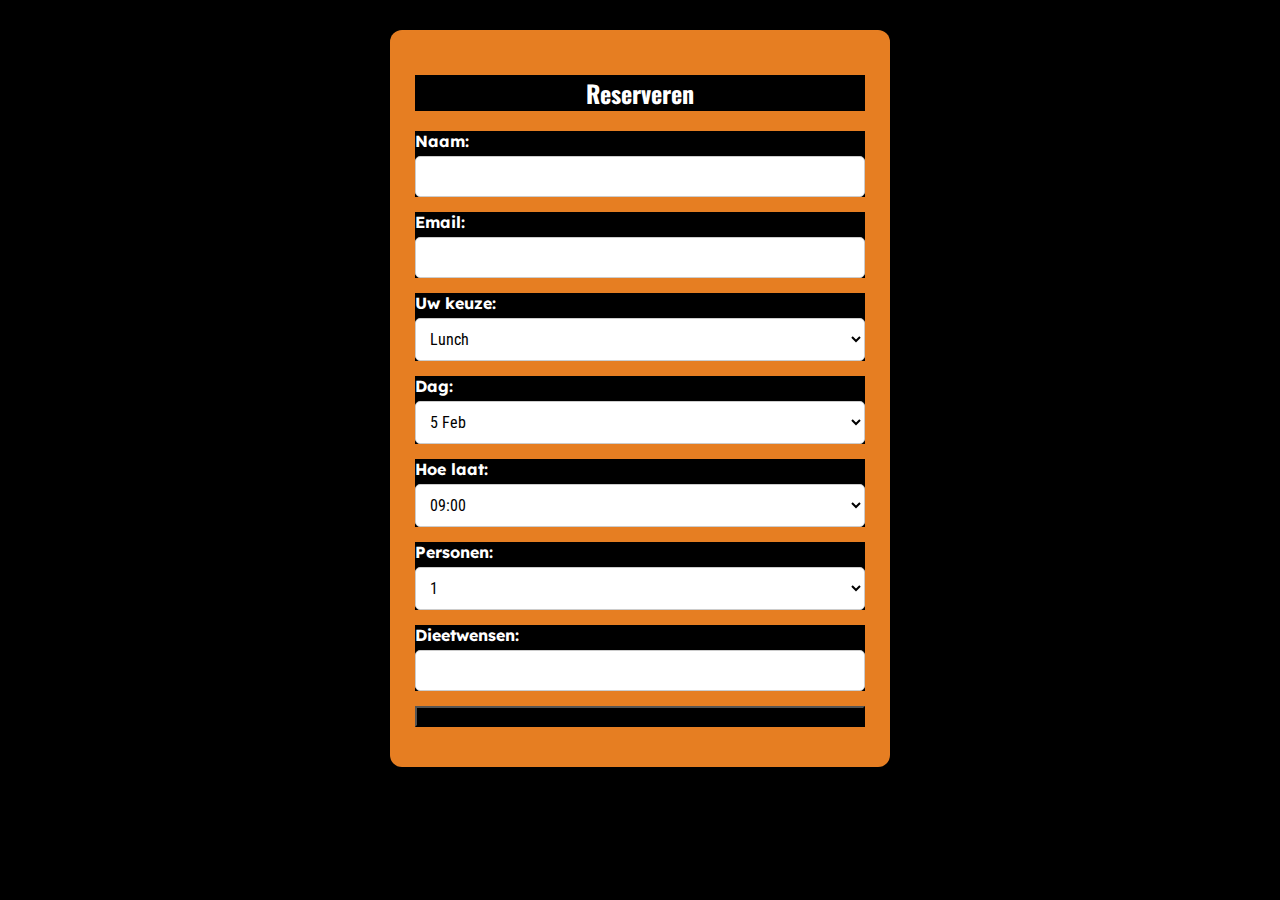
<file: reserveren.html>
<!DOCTYPE html>
<html lang="nl">
<head>
    <meta charset="UTF-8">
    <meta name="viewport" content="width=device-width, initial-scale=1.0">
    <meta http-equiv="X-UA-Compatible" content="IE=edge">
    
    <meta name="description" content="">
    <meta name="keywords" content="Umami Sushi, Umami, sushi, restaurant">
    <meta name="author" content="Angela Bansie">

    <title>Home pagina - Umami Sushi</title>
    <link rel="icon" href="plaatjes\logo_umami_wit.png" type="image/x-icon">
    <link rel="stylesheet" href="stylesheet/umamisushi.css">

    
    <link rel="preconnect" href="https://fonts.googleapis.com">
    <link rel="preconnect" href="https://fonts.gstatic.com" crossorigin>
    <link href="https://fonts.googleapis.com/css2?family=Lexend+Deca:wght@100..900&family=Oswald:wght@200..700&family=Roboto+Condensed:ital,wght@0,100..900;1,100..900&family=Roboto:ital,wght@0,100;0,300;0,400;0,500;0,700;0,900;1,100;1,300;1,400;1,500;1,700;1,900&family=Source+Code+Pro:ital,wght@0,200..900;1,200..900&family=Staatliches&display=swap" rel="stylesheet">
</head>
<body>
    <header></header>

    <main>
        <form action="reserveren_formulier.html" method="post">
            <article class="formulier">
                <h2>Reserveren</h2>

                <article>
                    <label for="naam">Naam:</label>
                    <input type="text" id="naam" name="naam" required>
                </article>

                <article>
                    <label for="email">Email:</label>
                    <input type="email" id="email" name="email" required>
                </article>

                <article>
                    <label for="keuze">Uw keuze:</label>
                    <select id="keuze" name="keuze">
                        <option>Lunch</option>
                        <option>Diner</option>
                    </select>
                </article>

                <article>
                    <label for="dag">Dag:</label>
                    <select id="dag" name="dag">
                        <option>5 Feb</option>
                        <option>6 Feb</option>
                        <option>7 Feb</option>
                        <option>8 Feb</option>
                        <option>9 Feb</option>
                    </select>
                </article>

                <article>
                    <label for="tijd">Hoe laat:</label>
                    <select id="tijd" name="tijd">
                        <option>09:00</option>
                        <option>09:45</option>
                        <option>10:45</option>
                        <option>12:00</option>
                        <option>18:30</option>
                    </select>
                </article>

                <article>
                    <label for="personen">Personen:</label>
                    <select id="personen" name="personen">
                        <option>1</option>
                        <option>2</option>
                        <option>3</option>
                        <option>4</option>
                        <option>5</option>
                        <option>meer dan 5</option>
                    </select>
                </article>

                <article>
                    <label for="dieet">Dieetwensen:</label>
                    <input type="text" id="dieet" name="dieet">
                </article>

                <article>
                    <button type="submit">Versturen</button>
                </article>
            </article>
        </form>
    </main>

    <footer></footer>
</body>
</html>
</file>
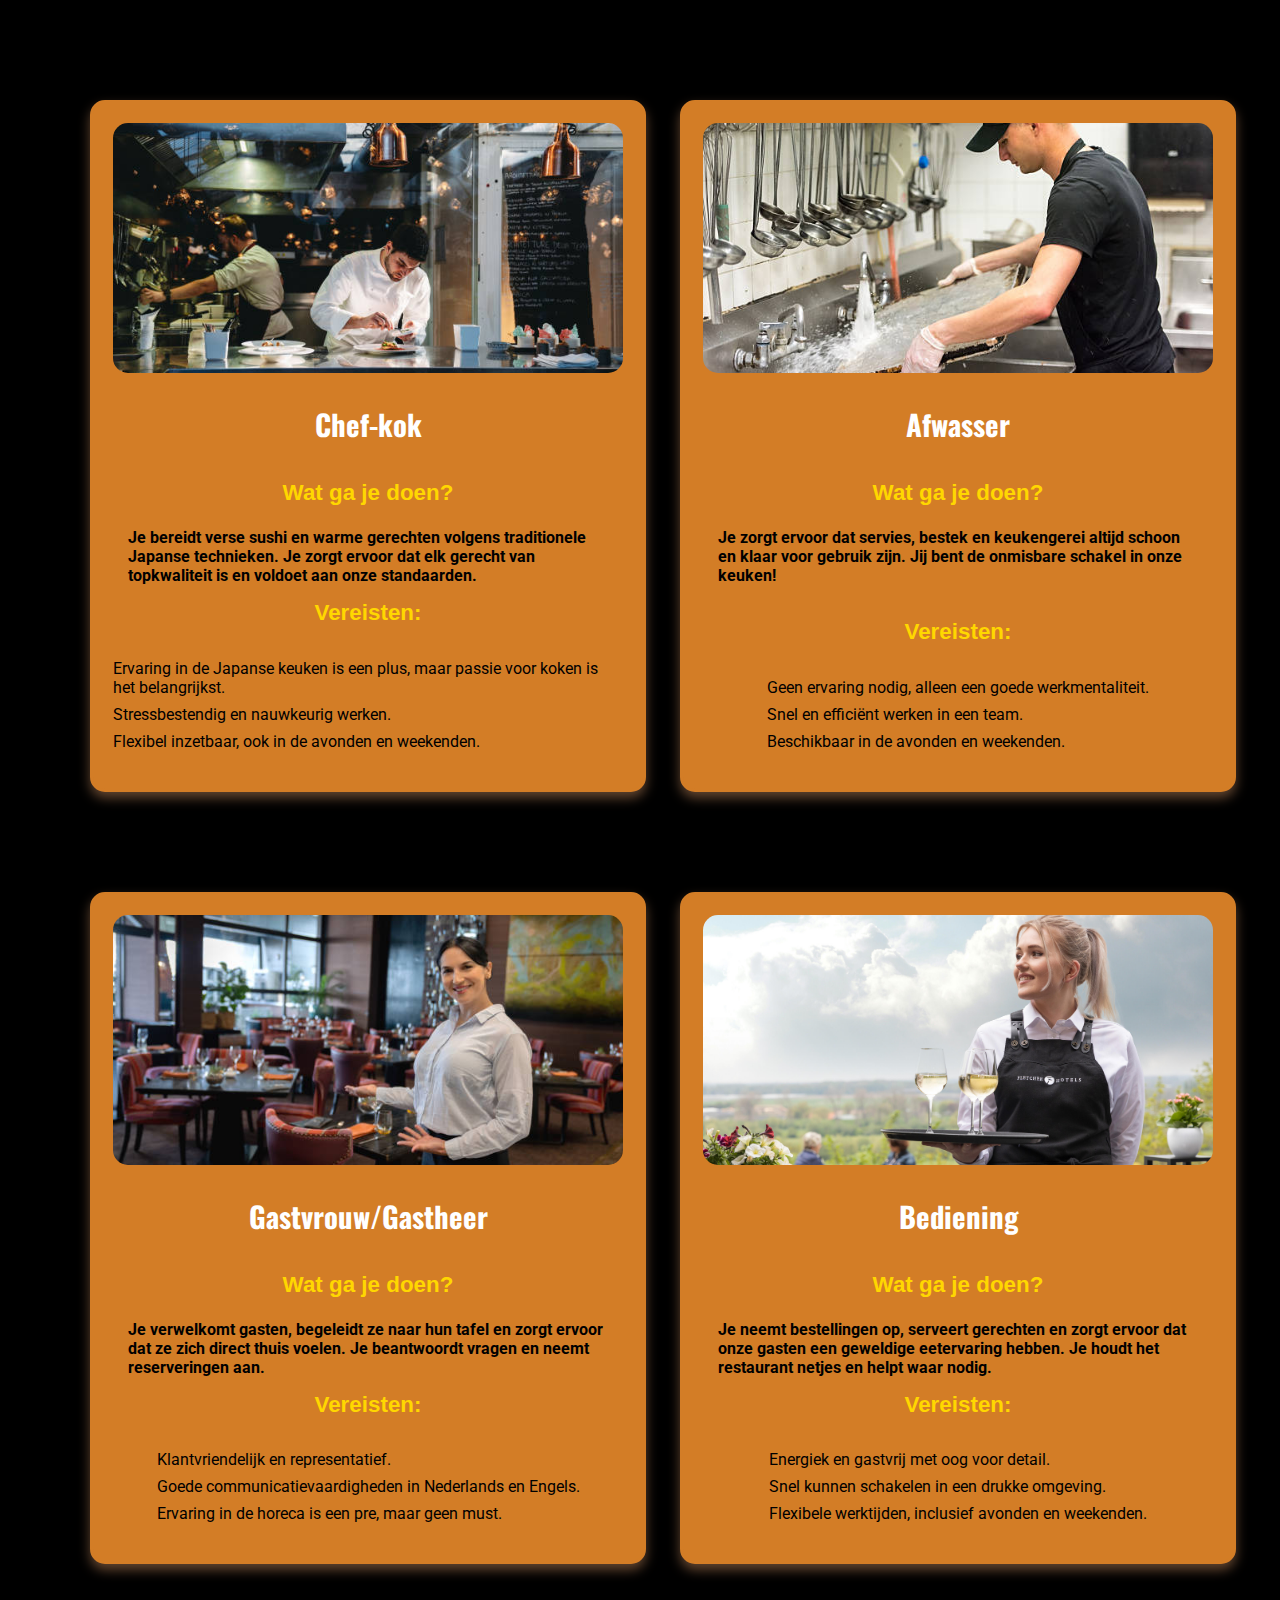
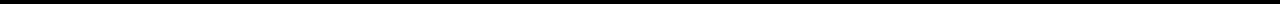
<file: vacatures.html>
<!DOCTYPE html>
<html lang="nl">
<head>
    <meta charset="UTF-8">
    <meta name="viewport" content="width=device-width, initial-scale=1.0">
    <meta http-equiv="X-UA-Compatible" content="IE=edge">
    
    <meta name="description" content="Bekijk de nieuwste vacatures bij Umami Sushi. Vind jouw droombaan in de horeca en werk in een dynamisch team!">
    <meta name="keywords" content="Umami Sushi, Umami, sushi, restaurant, vacatures, horeca, baan, werk">
    <meta name="author" content="Angela Bansie">

    <title>Vacatures - Umami Sushi</title>
    <link rel="icon" href="plaatjes/logo_umami_wit.png" type="image/x-icon">
    <link rel="stylesheet" href="stylesheet/umamisushi.css">

    <link rel="preconnect" href="https://fonts.googleapis.com">
    <link rel="preconnect" href="https://fonts.gstatic.com" crossorigin>
    <link href="https://fonts.googleapis.com/css2?family=Lexend+Deca:wght@100..900&family=Oswald:wght@200..700&family=Roboto+Condensed:ital,wght@0,100..900;1,100..900&family=Roboto:ital,wght@0,100;0,300;0,400;0,500;0,700;0,900;1,100;1,300;1,400;1,500;1,700;1,900&family=Source+Code+Pro:ital,wght@0,200..900;1,200..900&family=Staatliches&display=swap" rel="stylesheet">
    <link href="https://fonts.googleapis.com/css2?family=Roboto:wght@400;500;700&family=Oswald:wght@300;400;600&display=swap" rel="stylesheet">

</head>
<body>
    <h1>Vacatures</h1>
    <section class="vacature-grid">

        <article class="vacature-item">
            <img src="plaatjes/ChefVacatures.jpg" alt="Vacature Chef-kok">
            <h2>Chef-kok</h2>
            <h3>Wat ga je doen?</h3>
            <p>Je bereidt verse sushi en warme gerechten volgens traditionele Japanse technieken. Je zorgt ervoor dat elk gerecht van topkwaliteit is en voldoet aan onze standaarden.</p>
            <h3>Vereisten:</h3>
            <ul>
                <li>Ervaring in de Japanse keuken is een plus, maar passie voor koken is het belangrijkst.</li>
                <li>Stressbestendig en nauwkeurig werken.</li>
                <li>Flexibel inzetbaar, ook in de avonden en weekenden.</li>
            </ul>
        </article>

        <article class="vacature-item">
            <img src="plaatjes/DishwasherVaccatures.jpg" alt="Vacature Afwasser">
            <h2>Afwasser</h2>
            <h3>Wat ga je doen?</h3>
            <p>Je zorgt ervoor dat servies, bestek en keukengerei altijd schoon en klaar voor gebruik zijn. Jij bent de onmisbare schakel in onze keuken!</p>
            <h3>Vereisten:</h3>
            <ul>
                <li>Geen ervaring nodig, alleen een goede werkmentaliteit.</li>
                <li>Snel en efficiënt werken in een team.</li>
                <li>Beschikbaar in de avonden en weekenden.</li>
            </ul>
        </article>

        <article class="vacature-item">
            <img src="plaatjes/GastvrouwVacatures.jpg" alt="Vacature Gastvrouw/Gastheer">
            <h2>Gastvrouw/Gastheer</h2>
            <h3>Wat ga je doen?</h3>
            <p>Je verwelkomt gasten, begeleidt ze naar hun tafel en zorgt ervoor dat ze zich direct thuis voelen. Je beantwoordt vragen en neemt reserveringen aan.</p>
            <h3>Vereisten:</h3>
            <ul>
                <li>Klantvriendelijk en representatief.</li>
                <li>Goede communicatievaardigheden in Nederlands en Engels.</li>
                <li>Ervaring in de horeca is een pre, maar geen must.</li>
            </ul>
        </article>

        <article class="vacature-item">
            <img src="plaatjes/BedienenVacatures.jpg" alt="Vacature Bediening">
            <h2>Bediening</h2>
            <h3>Wat ga je doen?</h3>
            <p>Je neemt bestellingen op, serveert gerechten en zorgt ervoor dat onze gasten een geweldige eetervaring hebben. Je houdt het restaurant netjes en helpt waar nodig.</p>
            <h3>Vereisten:</h3>
            <ul>
                <li>Energiek en gastvrij met oog voor detail.</li>
                <li>Snel kunnen schakelen in een drukke omgeving.</li>
                <li>Flexibele werktijden, inclusief avonden en weekenden.</li>
            </ul>
        </article>
    </section>
</body>
</html>
</file>
<file: stylesheet/umamisushi.css>
@import url('https://fonts.googleapis.com/css2?family=Lexend+Deca:wght@100..900&family=Oswald:wght@200..700&family=Roboto+Condensed:ital,wght@0,100..900;1,100..900&family=Roboto:ital,wght@0,100;0,300;0,400;0,500;0,700;0,900;1,100;1,300;1,400;1,500;1,700;1,900&family=Source+Code+Pro:ital,wght@0,200..900;1,200..900&family=Staatliches&display=swap');

*{
    background-color: rgb(0, 0, 0);
}

@media screen and (max-width: 768px) {
   /* voor mobiel */
    .banner {
        display: flex;
        justify-content: center;
        align-items: center;
        border: 2px solid #f1921D;
        background-color: #f1921D;
        border-radius: 20px;
        width: 24rem;
        display: flex;
        flex-direction: column; 
        align-items: center; 
        margin-bottom: 10px;
    }

    .intro {
        color: black;
        background-color: #f1921D;
        font-size: large;
    }

    .banner > img {
        height: 10rem;
        border-radius: 20px;
    }

    .home_tekst{
        border: 2px solid #f1921D;
        background-color: #f1921D;
        border-radius: 20px;
        width: 24rem;
        display: flex;
        flex-direction: column; 
        align-items: center; 
        justify-content: center;
        margin-bottom: 20px;
        font-family: 'Lexend Deca', sans-serif;
    }

    .home_paragraaf{
        color: black;
        background-color: #f1921D;
        font-size: large;
    }

    .home_tekst > img{
        height: 12rem;
        width: 24rem;
        border-radius: 20px;
    }

    .index_main{
        display: grid;
        font-family: 'Lexend Deca', sans-serif;
    }

    /* Lunch en diner */

    .scrollbar {
        position: sticky;
        top: 0;
        left: 0;
        width: 100%;
        padding: 10px 0;
        text-align: center;
        background-color: #F8733D;
    }

    .scrollbar > a {
        margin: 0 15px;
        text-decoration: none;
        background-color: #F8733D;
        color: black;
        font-weight: bold;
    }

    #Lunchdiner_main{
        display: flex;
        flex-direction: column;
        font-family: 'Lexend Deca', sans-serif;
    }

    .light_mode {
        background-color: white !important;
        color: black !important;
    }

    .light_mode .gerecht {
        background-color: #f1921D !important;
        border-color: black !important;
    }
    
    .light_mode .gerecht_naam {
        background-color: #f1921D !important;
        color: black !important;
    }

    .light_mode .gerecht_naam > a:hover {
        font-size: large;
    }
    
    .light_mode * {
        background-color: white !important; 
        color: #000000;
    }

    .light_mode .gerecht_titel {
        color: black;
        display: flex;
        justify-content: flex-start;
        padding-left: 1rem;
    }
    
    .light_mode .footer {
        background-color: #FFA07A !important;
    }

    .light_mode .scrollbar {
        background-color: #FFA07A !important; 
    }

    .light_mode .scrollbar > a {
        background-color: #FFA07A !important; 
    }

    .light_mode .topic {
        color: black;
        margin-top: -15px;
    }

    #lightModeButton{
        width: 100%;
        padding: 12px;
        background-color: #d35400;
        color: black;
        font-size: 18px;
        border: none;
        border-radius: 6px;
        cursor: pointer;
        font-family: 'Staatliches', sans-serif;
        transition: background 0.5s, transform 0.1s;
    }

    #lightModeButton:hover{
        background-color: #a04000;
        transform: scale(1.02);
    }

    .gerecht {
        display: flex;
        flex-direction: column;
        border: 2px solid #f1921D;
        border-radius: 20px;
        background-color: #f1921D;
        width: 100%;
    }

    .gerecht > img {
        height: 10rem;
        width: 100%;
        border-radius: 20px;
    }

    .gerecht_titel {
        color: white;
        display: flex;
        justify-content: flex-start;
        padding-left: 3rem;
    }

    .gerecht_naam{
        background-color: #f1921D;
        color: black
    }

    .footer{
        height: 10vh;
        background-color: #F8733D;
        width: 116%;
    }
    
    .topic {
        color: #f4f4f4;
        margin-top: -15px;
    }

        /* tekst vergroten functie */
    
        .fixed-button {
            position: fixed;
            top: 90%; 
            right: 19px; 
            background-color: #e55d02; 
            color: #000000; 
            border: none;
            padding: 10px 30px; 
            font-size: 25px; 
            cursor: pointer;
            border-radius: 8px;
            border: 2px #000000;
        }
        
        .fixed-button:hover {
            background-color: #a54200; 
        }
    
        .vergroten {
            font-weight: bold; 
        }

    /* openingstijden */

    .openingstijden_map {
        display: flex;
        justify-content: center; 
        align-items: center; 
        width: 20rem;
        margin: 3rem auto; 
        border: 2px solid #fc634d;
        background-color: #fc634d;
        border-radius: 20px;
    }
    

    .openingstijden_intro{
        display: flex;
        justify-content: center;
        color: black;
        background-color: #fc634d;
    }
    
    .maps{
        width: 20rem;
        height: 15rem;
    }

    .openingstijden_main{
        font-family: 'Lexend Deca', sans-serif;
    }

    section {
        max-width: 600px;
        margin: auto;
    }

    ul {
        list-style: none;
        padding: 0;
    }

    li {
        display: flex;
        align-items: center;
        gap: 10px;
        margin-bottom: 10px;
    }

    .figure_1 {
        background-color: #f89c32;
        border-radius: 50%;
        width: 40px;
        height: 40px;
        display: flex;
        align-items: center;
        justify-content: center;
        margin: 0;
    }

    .figure_2 {
        background-color: #F8733D;
        border-radius: 50%;
        width: 40px;
        height: 40px;
        display: flex;
        align-items: center;
        justify-content: center;
        margin: 0;
    }

    .figure_3 {
        background-color: #fc634d;
        border-radius: 50%;
        width: 40px;
        height: 40px;
        display: flex;
        align-items: center;
        justify-content: center;
        margin: 0;
    }
    
    .figure_1 > img {
        width: 70%;
        background-color: #F1921E;
    }

    .figure_2 > img {
        width: 70%;
        background-color: #F8733D;
    }

    .figure_3 > img {
        width: 70%;
        background-color: #fc634d;
    }

    p {
        flex-grow: 1;
        background-color: #fc634d;
        padding: 10px 20px;
        border-radius: 25px;
        font-weight: bold;
        text-align: center;
        margin: 0;
    }

    .yellow { background-color: #f89c32; }
    .red { background-color: #fc634d; }

}

@media screen and (min-width: 769px) and (max-width: 1279px) {
/* voor tablet */

    /* home pagina */
    .banner {
        border: 2px solid #f1921D;
        background-color: #f1921D;
        border-radius: 20px;
        width: 100%;
        display: flex;
        flex-direction: row; 
        align-items: center; 
        margin-bottom: 20px;
    }

    .intro {
        color: black;
        background-color: #f1921D;
        font-size: large;
    }

    .banner > img {
        height: 10rem;
    }

    .home_paragraaf{
        color: black;
        background-color: #f1921D;
        font-size: large;
    }

    .home_tekst{
        border: 2px solid #f1921D;
        background-color: #f1921D;
        border-radius: 20px;
        width: 100%;
        display: flex;
        flex-direction: row; 
        align-items: center; 
        margin-bottom: 20px;
    } 

    .home_tekst > img{
        height: 16rem;
        width: 60rem;
        border-radius: 20px;
    }
    /* lunch pagina */
    .scrollbar {
        position: sticky;
        top: 0;
        left: 0;
        width: 100%;
        background: #F8733D;
        padding: 10px 0;
        text-align: center;
    }
    .scrollbar > a {
        margin: 0 15px;
        text-decoration: none;
        color: black;
        background-color: #F8733D;
        font-weight: bold;
    }

    #Lunchdiner_main{
        font-family: 'Lexend Deca', sans-serif;
    }

    .light_mode {
        background-color: white !important;
        color: black !important;
    }

    .light_mode .gerecht {
        background-color: #f1921D !important;
        border-color: black !important;
    }
    
    .light_mode .gerecht_naam {
        background-color: #f1921D !important;
        color: black !important;
    }

    .light_mode .gerecht_naam > a:hover {
        font-size: large;
    }
    
    .light_mode * {
        background-color: white !important; 
        color: #000000;
    }

    .light_mode .gerecht_titel {
        color: black;
        display: flex;
        justify-content: flex-start;
        padding-left: 1rem;
    }
    
    .light_mode .footer {
        background-color: #FFA07A !important;
    }

    .light_mode .scrollbar {
        background-color: #FFA07A !important;
    }

    .light_mode .scrollbar > a {
        background-color: #FFA07A !important; 
    }

    .light_mode .topic {
        color: black !important;
        margin-top: -15px;
    }

    #lightModeButton{
        width: 100%;
        padding: 12px;
        background-color: #d35400;
        color: black;
        font-size: 18px;
        border: none;
        border-radius: 6px;
        cursor: pointer;
        font-family: 'Staatliches', sans-serif;
        transition: background 0.5s, transform 0.1s;
    }

    #lightModeButton:hover{
    background-color: #a04000;
    transform: scale(1.02);
    }

    /* tekst vergroten functie */

    .fixed-button {
        position: fixed;
        top: 90%; 
        right: 19px; 
        background-color: #e55d02; 
        color: #000000; 
        border: none;
        padding: 10px 30px; 
        font-size: 25px; 
        cursor: pointer;
        border-radius: 8px;
        border: 2px #000000;
    }
    
    .fixed-button:hover {
        background-color: #a54200; 
    }

    .vergroten {
        font-weight: bold; 
    }

    .gerecht {
        display: flex;
        flex-direction: column;
        border: 2px solid #f1921D;
        border-radius: 20px;
        background-color: #f1921D;
        width: 100%;
    }

    .gerecht > img {
        height: 10rem;
        width: 100%;
        border-radius: 20px;
        object-fit: cover;
    }

    .gerecht_titel {
        color: white;
        display: flex;
        justify-content: flex-start;
        padding-left: 3rem;
    }

    .gerecht_naam{
        background-color: #f1921D;
        color: black
    }

    .footer{
        height: 10vh;
        background-color: #F8733D;
        width: 100%;
    }

    .topic {
        color: #f4f4f4;
        margin-top: -15px;
    }

    .index_main{
        font-family: 'Lexend Deca', sans-serif;
    }
    /* openingstijden */
    .openingstijden_map {
        display: flex;
        justify-content: center; 
        align-items: center; 
        width: 40rem;
        margin: 3rem auto; 
        border: 2px solid #fc634d;
        background-color: #fc634d;
        border-radius: 20px;
    }
    

    .openingstijden_intro{
        display: flex;
        justify-content: center;
        color: black;
        background-color: #fc634d;
    }

    .maps{
        width: 40rem;
        height: 25rem;
    }

    .openingstijden_main{
        font-family: 'Lexend Deca', sans-serif;
    }


    ul {
        list-style: none;
        padding: 0;
    }

    li {
        display: flex;
        align-items: center;
        gap: 10px;
        margin-bottom: 10px;
    }

    .figure_1 {
        background-color: #f89c32;
        border-radius: 50%;
        width: 40px;
        height: 40px;
        display: flex;
        align-items: center;
        justify-content: center;
        margin: 0;
    }

    .figure_2 {
        background-color: #F8733D;
        border-radius: 50%;
        width: 40px;
        height: 40px;
        display: flex;
        align-items: center;
        justify-content: center;
        margin: 0;
    }

    .figure_3 {
        background-color: #fc634d;
        border-radius: 50%;
        width: 40px;
        height: 40px;
        display: flex;
        align-items: center;
        justify-content: center;
        margin: 0;
    }

    .figure_1 > img {
        width: 70%;
        background-color: #F1921E;
    }

    .figure_2 > img {
        width: 70%;
        background-color: #F8733D;
    }

    .figure_3 > img {
        width: 70%;
        background-color: #fc634d;
    }

    p {
        flex-grow: 1;
        background-color: #fc634d;
        padding: 10px 20px;
        border-radius: 25px;
        font-weight: bold;
        text-align: center;
        margin: 0;
    }

    .yellow { background-color: #f89c32; }
    .red { background-color: #fc634d; }

}

@media screen and (min-width: 1280px) {
/* voor computer of iets groter */
/* home pagina */
    .banner {
        border: 2px solid #f1921D;
        background-color: #f1921D;
        border-radius: 20px;
        width: 100%;
        display: flex;
        flex-direction: row; 
        align-items: center; 
        margin-bottom: 20px;
    }

    .intro {
        color: black;
        background-color: #f1921D;
        font-size: large;
        padding: 2%;
    }

    .banner > img {
        height: 16rem;
        width: 60rem;
        border-radius: 20px;
        justify-content: flex-start;
        object-fit: cover;
    }

    .home_tekst{
        border: 2px solid #f1921D;
        background-color: #f1921D;
        border-radius: 20px;
        width: 100%;
        display: flex;
        flex-direction: row; 
        align-items: center; 
        margin-bottom: 20px;
        font-family: 'Lexend Deca', sans-serif;
    }

    .home_paragraaf{
        color: black;
        background-color: #f1921D;
        font-size: large;
        font-family: 'Lexend Deca', sans-serif;
    }

    .home_tekst > img{
        height: 16rem;
        width: 60rem;
        border-radius: 20px;
        object-fit: cover;
    }

    .index_main{
        font-family: 'Lexend Deca', sans-serif;
    }

    .topic {
        color: #f4f4f4;
        margin-top: -15px;
    }
/* lunch pagina */
    .scrollbar {
        position: sticky;
        top: 0;
        left: 0;
        width: 100%;
        background: #F8733D;
        padding: 10px 0;
        text-align: center;
    }
    .scrollbar > a {
        margin: 0 15px;
        text-decoration: none;
        color: black;
        background-color: #F8733D;
        font-weight: bold;
    }

    #Lunchdiner_main{
        font-family: 'Lexend Deca', sans-serif;
        background-color: #000000;
        color: white;
    }

    #lightModeButton{
        width: 100%;
        padding: 12px;
        background-color: #d35400;
        color: black;
        font-size: 18px;
        border: none;
        border-radius: 6px;
        cursor: pointer;
        font-family: 'Staatliches', sans-serif;
        transition: background 0.5s, transform 0.1s;
    }

    #lightModeButton:hover{
    background-color: #a04000;
    transform: scale(1.02);
    }

    .light_mode {
        background-color: white !important;
        color: black !important;
    }

    .light_mode .gerecht {
        background-color: #f1921D !important;
        border-color: black !important;
    }
    
    .light_mode .gerecht_naam {
        background-color: #f1921D !important;
        color: black !important;
    }

    .light_mode .gerecht_naam > a:hover {
        font-size: large;
    }
    
    .light_mode * {
        background-color: white !important; 
        color: #000000;
    }

    .light_mode .gerecht_titel {
        color: black;
        display: flex;
        justify-content: flex-start;
        padding-left: 1rem;
    }
    
    .light_mode .footer {
        background-color: #FFA07A !important;
    }

    .light_mode .scrollbar {
        background-color: #FFA07A !important; 
    }

    .light_mode .scrollbar > a {
        background-color: #FFA07A !important; 
    }

    .gerecht {
        display: flex;
        flex-direction: column;
        border: 2px solid #f1921D;
        border-radius: 20px;
        background-color: #f1921D;
        width: 40vw;
    }

    .gerecht > img {
        height: 13rem;
        border-radius: 20px;
        object-fit: cover;
    }

    .gerecht_titel {
        color: white;
        display: flex;
        justify-content: flex-start;
        padding-left: 1rem;
    }

    .gerecht_naam{
        background-color: #f1921D;
        color: black
    }

    #voorgerechten{
        display: grid;
        grid-template-columns: repeat(2, 1fr); 
        grid-template-rows: 1fr; 
        place-items: center; 
    }

    #nigirisushi{
        display: grid;
        grid-template-columns: repeat(2, 1fr); 
        grid-template-rows: 1fr; 
        place-items: center; 
    }

    #makirolls{
        display: grid;
        grid-template-columns: repeat(2, 1fr); 
        grid-template-rows: 1fr; 
        place-items: center; 
    }

    #specialrolls{
        display: grid;
        grid-template-columns: repeat(2, 1fr); 
        grid-template-rows: 1fr; 
        place-items: center; 
    }

    #sashimi{
        display: grid;
        grid-template-columns: repeat(2, 1fr); 
        grid-template-rows: 1fr; 
        place-items: center; 
    }

    #combinatiemenus{
        display: grid;
        grid-template-columns: repeat(2, 1fr); 
        grid-template-rows: 1fr; 
        place-items: center; 
    }

    #bijgerechten{
        display: grid;
        grid-template-columns: repeat(2, 1fr); 
        grid-template-rows: 1fr; 
        place-items: center; 
    }

    #dranken{
        display: grid;
        grid-template-columns: repeat(2, 1fr); 
        grid-template-rows: 1fr; 
        place-items: center; 
    }

    .footer{
        height: 10vh;
        background-color: #F8733D;
    }

    /* tekst vergroten functie */
    
    .fixed-button {
        position: fixed;
        top: 90%; 
        right: 19px; 
        background-color: #e55d02; 
        color: #000000; 
        border: none;
        padding: 10px 30px; 
        font-size: 25px; 
        cursor: pointer;
        border-radius: 8px;
        border: 2px #000000;
    }
    
    .fixed-button:hover {
        background-color: #a54200; 
    }

    .vergroten {
        font-weight: bold; 
    }

    /* openingstijden pagina */

    .openingstijden_map {
        display: flex;
        justify-content: center; 
        align-items: center; 
        width: 60rem;
        margin: 3rem auto; 
        border: 2px solid #fc634d;
        background-color: #fc634d;
        border-radius: 20px;
    }
    

    .openingstijden_intro{
        display: flex;
        justify-content: center;
        color: black;
        background-color: #fc634d;
    }

    .maps{
        width: 60rem;
        height: 20rem;
    }

    .openingstijden_main{
        font-family: 'Lexend Deca', sans-serif;
    }


    ul {
        list-style: none;
        padding: 0;
    }

    li {
        display: flex;
        align-items: center;
        gap: 10px;
        margin-bottom: 10px;
    }

    .figure_1 {
        background-color: #f89c32;
        border-radius: 50%;
        width: 40px;
        height: 40px;
        display: flex;
        align-items: center;
        justify-content: center;
        margin: 0;
    }

    .figure_2 {
        background-color: #F8733D;
        border-radius: 50%;
        width: 40px;
        height: 40px;
        display: flex;
        align-items: center;
        justify-content: center;
        margin: 0;
    }

    .figure_3 {
        background-color: #fc634d;
        border-radius: 50%;
        width: 40px;
        height: 40px;
        display: flex;
        align-items: center;
        justify-content: center;
        margin: 0;
    }

    .figure_1 > img {
        width: 70%;
        background-color: #F1921E;
    }

    .figure_2 > img {
        width: 70%;
        background-color: #F8733D;
    }

    .figure_3 > img {
        width: 70%;
        background-color: #fc634d;
    }

    p {
        flex-grow: 1;
        background-color: #fc634d;
        padding: 10px 20px;
        border-radius: 25px;
        font-weight: bold;
        text-align: center;
        margin: 0;
    }

    .yellow { background-color: #f89c32; }
    .red { background-color: #fc634d; }
    .orange { background-color: #F8733D; }


}

/* reserveren formulier */

body {
    font-family: 'Roboto', sans-serif; 
    background-color: #000000;
    text-align: center;
    margin: 0;
    padding: 0;
}

.formulier {
    background-color: #e67e22;
    color: white; 
    padding: 25px;
    border-radius: 12px;
    width: 450px; 
    text-align: left;
    margin: 30px auto; 
    box-shadow: 0px 4px 8px rgba(0, 0, 0, 0.2);
}

h2 {
    text-align: center;
    font-size: 24px;
    margin-bottom: 20px;
    color: white; 
    font-family: 'Oswald', sans-serif; 
}

article {
    display: flex;
    flex-direction: column;
    margin-bottom: 15px;
}

label {
    font-weight: bold;
    margin-bottom: 5px;
    color: white; 
    font-family: 'Lexend Deca', sans-serif; 
}

input, select {
    padding: 10px;
    border: none;
    border-radius: 5px;
    font-size: 16px;
    background-color: white; 
    color: black;
    outline: none;
    font-family: 'Roboto Condensed', sans-serif;
    width: 100%;
    box-sizing: border-box;
    border: 1px solid #ccc;
}

select {
    background-color: #ffffff; 
    color: #000000; 
    cursor: pointer;
}

select option {
    background-color: #ffffff; 
    color: #000000; 
}

select:focus {
    background-color: #ffffff;
    color: #000000;
}

.reserveren-button {
    width: 100%;
    padding: 12px;
    background-color: #d35400;
    color: rgb(255, 255, 255);
    font-size: 18px;
    border: none;
    border-radius: 6px;
    cursor: pointer;
    font-family: 'Staatliches', sans-serif;
    transition: background 0.3s, transform 0.1s;
}

.reserveren-button:hover {
    background-color: #a04000;
    transform: scale(1.02);
}

@media (max-width: 500px) {
    .formulier {
        width: 90%;
        padding: 20px;
    }

    h2 {
        font-size: 20px;
    }

    .reserveren-button {
        font-size: 16px;
    }
}




/* vacatures */

.vacature-grid {
    display: grid;
    grid-template-columns: repeat(2, 1fr);
    gap: 80px;
    justify-content: center;
    padding: 20px;
    max-width: 1100px;
    margin: auto;
}

.vacature-item {
    background-color: #d37d26;
    border: 3px solid #d37d26;
    border-radius: 15px;
    padding: 20px;
    text-align: center;
    box-shadow: 0px 6px 12px rgba(245, 173, 117, 0.4);
    width: 100%;
    display: flex;
    flex-direction: column;
    align-items: center;
    margin-bottom: 20px;
}

.vacature-item img {
    width: 100%;
    height: 250px;
    object-fit: cover;
    border-radius: 15px;
    margin-bottom: 20px;
}

.vacature-item h2, .vacature-item h3, .vacature-item p, .vacature-item ul {
    background-color: transparent;
}

.vacature-item h2 {
    color: #ffffff;
    font-size: 1.8rem;
    margin-top: 10px;
}

.vacature-item h3 {
    color: #ffd700;
    font-size: 1.4rem;
    margin-top: 15px;
}

.vacature-item p {
    text-align: left;
    font-size: 1rem;
    padding: 0 15px;
    font-family: 'Roboto', sans-serif;
    background-color: transparent;
}

.vacature-item ul {
    list-style-type: none;
    padding: 0;
    margin: 10px 0;
    background-color: transparent;
}

.vacature-item ul li {
    text-align: left;
    margin-bottom: 8px;
    background-color: transparent;
    font-family: 'Roboto', sans-serif;
}

@media (max-width: 768px) {
    .vacature-grid {
        grid-template-columns: 1fr;
        gap: 30px;
    }

    .vacature-item {
        width: 90%;
        margin-bottom: 20px;
    }
}



@media (max-width: 768px) {
    .vacature-container {
        grid-template-columns: 1fr; 
        gap: 30px; 
    }

    article {
        width: 90%; 
        margin-bottom: 20px; 
    }
}


/* menu */


.menu {
    position: fixed;
    top: 0;
    right: -250px; 
    width: 250px;
    height: 100%;
    background-color: #000000;
    transition: right 0.5s ease-in-out;
    padding-top: 50px;
    display: flex;
    flex-direction: column;
    justify-content: space-between; 
    z-index: 1; 
    position: absolute; 
}

.menu ul {
    list-style: none;
    padding: 0;
    display: flex;
    flex-direction: column;
    align-items: flex-start;
    width: 100%;
    padding-left: 20px;
}

.menu ul li {
    width: 100%;
    text-align: left; 
    padding: 15px 0;
}

.menu ul li a {
    color: #F1921E;
    text-decoration: none;
    font-size: 18px;
    display: block;
    width: 100%;
    padding: 5px 0;
    font-family: 'Staatliches', sans-serif;
}

.menu ul li a:hover{
    background: none;
    border: none;
    color: #F8733E;
    cursor: pointer;
}



.menu.open {
    right: 0;
}

.close-btn {
    position: absolute;
    top: 10px;
    right: 15px;
    display: flex;
    justify-content: end;
    font-size: 24px;
    background: none;
    border: none;
    color: #F8733E;
    cursor: pointer;
}

#openMenu {
    position: fixed;
    top: 20px;
    right: 20px;
    width: 50px; 
    height: 50px; 
    font-size: 30px; 
    font-weight: bold;
    cursor: pointer;
    background-color: #000000;
    color: #E67E22;
    border: none;
    border-radius: 10px;
    display: flex;
    align-items: center;
    justify-content: center;
    transition: background 0.5s;
}

#openMenu:hover {
    background-color: #363636;
}

.logo {
    max-width: 100px; 
    max-height: 100px;
    margin-bottom: 30px; 
    padding-bottom: 20px; 
    display: block;
    margin-left: auto;
    margin-right: auto; 
}

/* header */

body {
    font-family: Arial, sans-serif;
    margin: 0;
    padding: 0;
    background-color: #000000;
}


article header {
    display: flex;
    justify-content: flex-start; 
    align-items: center; 
    width: 100%;
    height: 100px; 
    background-color: #000000; 
}


header .logo_header {
    max-height: 120px;  
    width: auto;       
    margin-top: 10px;   
    margin-left: -86vw; 
    object-fit: contain;
    background-color: transparent;
}

@media screen and (max-width: 1024px) {
    header .logo_header {
        max-height: 100px; 
        margin-left: -75vw; 
    }
}

@media screen and (max-width: 768px) {
    header .logo_header {
        max-height: 80px;   
        margin-left: -80vw; 
    }
}

@media screen and (max-width: 480px) {
    header .logo_header {
        max-height: 60px;  
        margin-left: -65vw;   
    }
}
</file>
